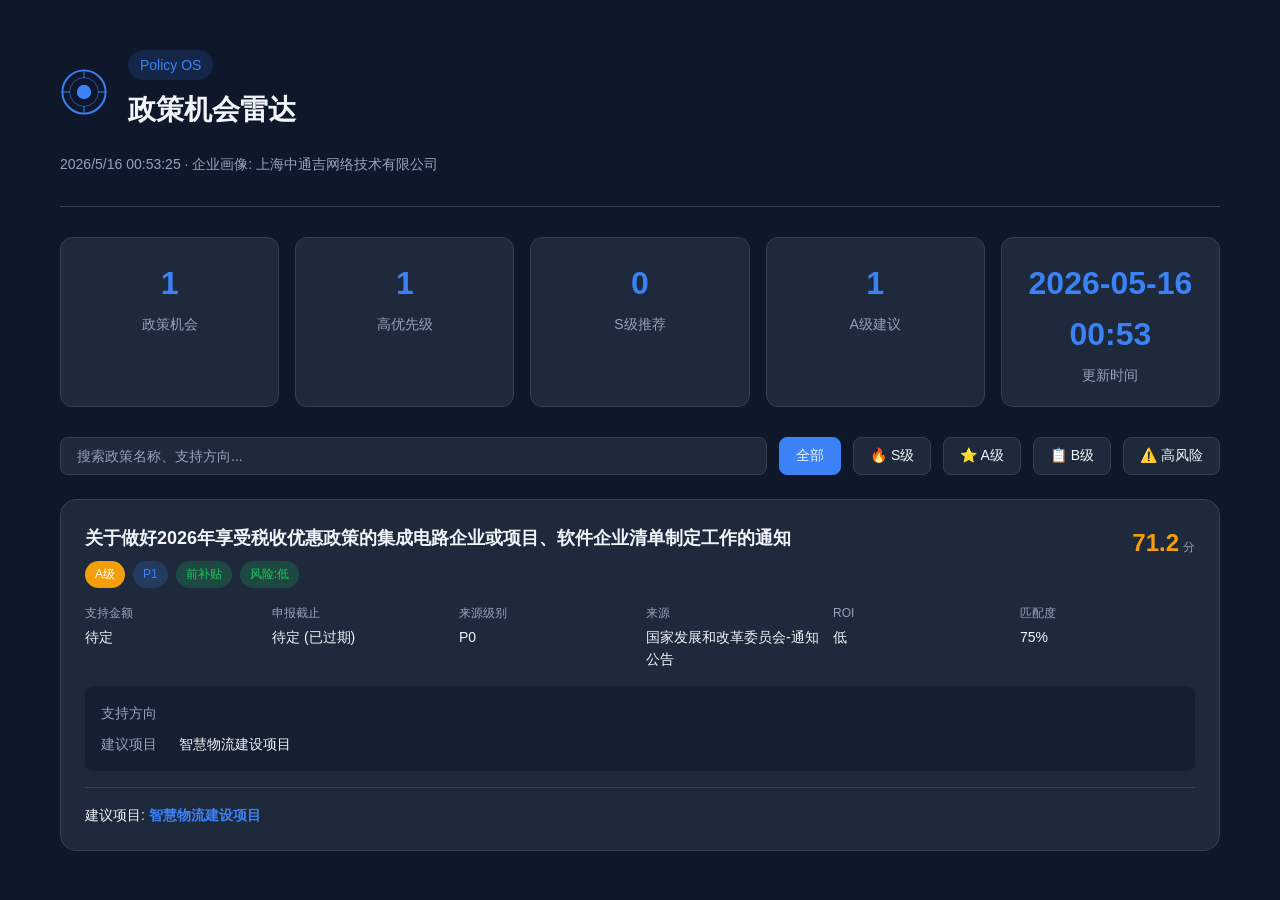
<file: policy.html>
<!DOCTYPE html>
<html lang="zh-CN">
<head>
  <meta charset="UTF-8" />
  <meta name="viewport" content="width=device-width, initial-scale=1.0" />
  <title>政策机会雷达｜Policy OS</title>
  <meta name="description" content="中通吉政策申报决策系统 - 智能匹配企业画像，自动评分过滤风险" />
  <link rel="icon" href="./assets/logo.svg" type="image/svg+xml" />
  <style>
    * { box-sizing: border-box; margin: 0; padding: 0; }
    
    :root {
      --bg: #0f172a;
      --card-bg: #1e293b;
      --card-border: #334155;
      --text: #f1f5f9;
      --text-muted: #94a3b8;
      --accent: #3b82f6;
      --level-s: #ef4444;
      --level-a: #f59e0b;
      --level-b: #3b82f6;
      --level-c: #64748b;
      --risk-low: #22c55e;
      --risk-med: #f59e0b;
      --risk-high: #ef4444;
    }
    
    body {
      font-family: -apple-system, BlinkMacSystemFont, "Segoe UI", sans-serif;
      background: var(--bg);
      color: var(--text);
      line-height: 1.6;
      min-height: 100vh;
    }
    
    .container {
      max-width: 1200px;
      margin: 0 auto;
      padding: 20px;
    }
    
    /* Header */
    header {
      padding: 30px 0;
      border-bottom: 1px solid var(--card-border);
      margin-bottom: 30px;
    }
    
    .hero {
      display: flex;
      align-items: center;
      gap: 20px;
      margin-bottom: 20px;
    }
    
    .hero-logo {
      width: 48px;
      height: 48px;
    }
    
    .hero h1 {
      font-size: 28px;
      font-weight: 700;
    }
    
    .hero .tag {
      font-size: 14px;
      color: var(--accent);
      background: rgba(59, 130, 246, 0.15);
      padding: 4px 12px;
      border-radius: 20px;
      display: inline-block;
      margin-bottom: 8px;
    }
    
    .meta {
      font-size: 14px;
      color: var(--text-muted);
    }
    
    /* Stats */
    .stats {
      display: grid;
      grid-template-columns: repeat(auto-fit, minmax(150px, 1fr));
      gap: 16px;
      margin-bottom: 30px;
    }
    
    .stat-card {
      background: var(--card-bg);
      border: 1px solid var(--card-border);
      border-radius: 12px;
      padding: 20px;
      text-align: center;
    }
    
    .stat-card .value {
      font-size: 32px;
      font-weight: 700;
      color: var(--accent);
    }
    
    .stat-card .label {
      font-size: 14px;
      color: var(--text-muted);
      margin-top: 4px;
    }
    
    /* Filters */
    .filters {
      display: flex;
      gap: 12px;
      margin-bottom: 24px;
      flex-wrap: wrap;
    }
    
    .filter-btn {
      background: var(--card-bg);
      border: 1px solid var(--card-border);
      color: var(--text);
      padding: 8px 16px;
      border-radius: 8px;
      cursor: pointer;
      font-size: 14px;
      transition: all 0.2s;
    }
    
    .filter-btn:hover {
      border-color: var(--accent);
    }
    
    .filter-btn.active {
      background: var(--accent);
      border-color: var(--accent);
    }
    
    .search-box {
      flex: 1;
      min-width: 250px;
    }
    
    .search-box input {
      width: 100%;
      background: var(--card-bg);
      border: 1px solid var(--card-border);
      color: var(--text);
      padding: 10px 16px;
      border-radius: 8px;
      font-size: 14px;
    }
    
    .search-box input::placeholder {
      color: var(--text-muted);
    }
    
    /* Opportunity Cards */
    .opportunity-list {
      display: flex;
      flex-direction: column;
      gap: 16px;
    }
    
    .opp-card {
      background: var(--card-bg);
      border: 1px solid var(--card-border);
      border-radius: 16px;
      padding: 24px;
      transition: transform 0.2s, border-color 0.2s;
    }
    
    .opp-card:hover {
      transform: translateY(-2px);
      border-color: var(--accent);
    }
    
    .opp-header {
      display: flex;
      align-items: flex-start;
      justify-content: space-between;
      gap: 16px;
      margin-bottom: 16px;
    }
    
    .opp-title {
      font-size: 18px;
      font-weight: 600;
      color: var(--text);
      text-decoration: none;
      display: block;
      margin-bottom: 8px;
    }
    
    .opp-title:hover {
      color: var(--accent);
    }
    
    .opp-badges {
      display: flex;
      gap: 8px;
      flex-wrap: wrap;
    }
    
    .badge {
      font-size: 12px;
      padding: 4px 10px;
      border-radius: 20px;
      font-weight: 500;
    }
    
    .badge-level {
      color: white;
    }
    
    .badge-level.s { background: var(--level-s); }
    .badge-level.a { background: var(--level-a); }
    .badge-level.b { background: var(--level-b); }
    .badge-level.c { background: var(--level-c); }
    
    .badge-priority {
      background: rgba(59, 130, 246, 0.2);
      color: var(--accent);
    }
    
    .badge-subsidy {
      background: rgba(34, 197, 94, 0.2);
      color: var(--risk-low);
    }
    
    .badge-risk {
      background: rgba(34, 197, 94, 0.2);
      color: var(--risk-low);
    }
    
    .badge-risk.med {
      background: rgba(245, 158, 11, 0.2);
      color: var(--risk-med);
    }
    
    .badge-risk.high {
      background: rgba(239, 68, 68, 0.2);
      color: var(--risk-high);
    }
    
    .opp-meta {
      display: grid;
      grid-template-columns: repeat(auto-fit, minmax(150px, 1fr));
      gap: 12px;
      margin-bottom: 16px;
    }
    
    .meta-item {
      display: flex;
      flex-direction: column;
    }
    
    .meta-item .label {
      font-size: 12px;
      color: var(--text-muted);
      margin-bottom: 2px;
    }
    
    .meta-item .value {
      font-size: 14px;
      font-weight: 500;
    }
    
    .opp-details {
      background: rgba(15, 23, 42, 0.5);
      border-radius: 8px;
      padding: 16px;
      margin-bottom: 16px;
    }
    
    .detail-row {
      display: flex;
      gap: 8px;
      margin-bottom: 8px;
      font-size: 14px;
    }
    
    .detail-row:last-child {
      margin-bottom: 0;
    }
    
    .detail-label {
      color: var(--text-muted);
      min-width: 70px;
    }
    
    .detail-tags {
      display: flex;
      gap: 6px;
      flex-wrap: wrap;
    }
    
    .tag-item {
      font-size: 12px;
      background: rgba(59, 130, 246, 0.15);
      color: var(--accent);
      padding: 2px 8px;
      border-radius: 4px;
    }
    
    .tag-missing {
      background: rgba(239, 68, 68, 0.15);
      color: var(--level-s);
    }
    
    .opp-footer {
      display: flex;
      justify-content: space-between;
      align-items: center;
      padding-top: 16px;
      border-top: 1px solid var(--card-border);
    }
    
    .project-name {
      font-size: 14px;
      color: var(--text);
    }
    
    .project-name strong {
      color: var(--accent);
    }
    
    .score-display {
      font-size: 24px;
      font-weight: 700;
    }
    
    .score-display.s { color: var(--level-s); }
    .score-display.a { color: var(--level-a); }
    .score-display.b { color: var(--level-b); }
    .score-display.c { color: var(--level-c); }
    
    .score-display small {
      font-size: 12px;
      font-weight: 400;
      color: var(--text-muted);
      margin-left: 4px;
    }
    
    /* Empty State */
    .empty-state {
      text-align: center;
      padding: 60px 20px;
      color: var(--text-muted);
    }
    
    .empty-state .icon {
      font-size: 48px;
      margin-bottom: 16px;
    }
    
    /* Loading */
    .loading {
      text-align: center;
      padding: 40px;
      color: var(--text-muted);
    }
    
    /* Responsive */
    @media (max-width: 768px) {
      .opp-header {
        flex-direction: column;
      }
      
      .opp-meta {
        grid-template-columns: 1fr 1fr;
      }
    }
  </style>
</head>
<body>
  <div class="container">
    <header>
      <div class="hero">
        <svg class="hero-logo" viewBox="0 0 100 100" fill="none" xmlns="http://www.w3.org/2000/svg">
          <circle cx="50" cy="50" r="45" stroke="#3b82f6" stroke-width="4" fill="none"/>
          <circle cx="50" cy="50" r="30" stroke="#3b82f6" stroke-width="2" fill="none" opacity="0.6"/>
          <circle cx="50" cy="50" r="15" fill="#3b82f6"/>
          <line x1="50" y1="5" x2="50" y2="20" stroke="#3b82f6" stroke-width="2"/>
          <line x1="50" y1="80" x2="50" y2="95" stroke="#3b82f6" stroke-width="2"/>
          <line x1="5" y1="50" x2="20" y2="50" stroke="#3b82f6" stroke-width="2"/>
          <line x1="80" y1="50" x2="95" y2="50" stroke="#3b82f6" stroke-width="2"/>
        </svg>
        <div>
          <div class="tag">Policy OS</div>
          <h1>政策机会雷达</h1>
        </div>
      </div>
      <div class="meta">
        <span id="updatedAt">加载中...</span> · 
        <span>企业画像: 上海中通吉网络技术有限公司</span>
      </div>
    </header>
    
    <section class="stats" id="stats"></section>
    
    <section class="filters">
      <div class="search-box">
        <input type="search" id="searchInput" placeholder="搜索政策名称、支持方向..." />
      </div>
      <button class="filter-btn active" data-filter="all">全部</button>
      <button class="filter-btn" data-filter="S">🔥 S级</button>
      <button class="filter-btn" data-filter="A">⭐ A级</button>
      <button class="filter-btn" data-filter="B">📋 B级</button>
      <button class="filter-btn" data-filter="high-risk">⚠️ 高风险</button>
    </section>
    
    <main class="opportunity-list" id="opportunityList">
      <div class="loading">加载政策机会中...</div>
    </main>
  </div>
  
  <script>
    const DATA_URL = './data/policy-opportunities.json';
    
    const state = {
      opportunities: [],
      filter: 'all',
      search: ''
    };
    
    async function loadData() {
      try {
        const resp = await fetch(DATA_URL + '?t=' + Date.now());
        if (!resp.ok) throw new Error('Failed to load');
        const data = await resp.json();
        state.opportunities = data.opportunities || [];
        renderStats(data);
        render();
      } catch (e) {
        document.getElementById('opportunityList').innerHTML = `
          <div class="empty-state">
            <div class="icon">📡</div>
            <p>暂无可用政策数据</p>
            <p style="font-size:12px;margin-top:8px;">请先运行: python scripts/run_demo.py</p>
          </div>
        `;
      }
    }
    
    function renderStats(data) {
      const stats = document.getElementById('stats');
      const byLevel = data.by_level || {};
      const highPri = data.high_priority || 0;
      
      stats.innerHTML = `
        <div class="stat-card">
          <div class="value">${data.total || 0}</div>
          <div class="label">政策机会</div>
        </div>
        <div class="stat-card">
          <div class="value">${highPri}</div>
          <div class="label">高优先级</div>
        </div>
        <div class="stat-card">
          <div class="value">${byLevel.S || 0}</div>
          <div class="label">S级推荐</div>
        </div>
        <div class="stat-card">
          <div class="value">${byLevel.A || 0}</div>
          <div class="label">A级建议</div>
        </div>
        <div class="stat-card">
          <div class="value">${(data.generated_at || '').slice(0, 16).replace('T', ' ')}</div>
          <div class="label">更新时间</div>
        </div>
      `;
      
      const updatedAt = document.getElementById('updatedAt');
      if (data.generated_at) {
        const d = new Date(data.generated_at);
        updatedAt.textContent = d.toLocaleString('zh-CN');
      }
    }
    
    function render() {
      const list = document.getElementById('opportunityList');
      let filtered = state.opportunities;
      
      // Apply level filter
      if (state.filter === 'S') {
        filtered = filtered.filter(o => o.level === 'S');
      } else if (state.filter === 'A') {
        filtered = filtered.filter(o => o.level === 'A');
      } else if (state.filter === 'B') {
        filtered = filtered.filter(o => o.level === 'B');
      } else if (state.filter === 'high-risk') {
        filtered = filtered.filter(o => o.risk_level === '高' || o.risk_level === '中');
      }
      
      // Apply search
      if (state.search) {
        const q = state.search.toLowerCase();
        filtered = filtered.filter(o => 
          o.title.toLowerCase().includes(q) ||
          (o.parsed?.支持方向 || []).some(d => d.toLowerCase().includes(q)) ||
          o.source.toLowerCase().includes(q)
        );
      }
      
      if (filtered.length === 0) {
        list.innerHTML = `
          <div class="empty-state">
            <div class="icon">🔍</div>
            <p>没有找到匹配的政策</p>
          </div>
        `;
        return;
      }
      
      list.innerHTML = filtered.map(o => renderOppCard(o)).join('');
    }
    
    function renderOppCard(o) {
      const level = o.level || 'C';
      const risk = o.risk_level || '低';
      const isPre = o.is_pre_subsidy;
      const daysLeft = o.days_left || 0;
      const subsidy = o.roi?.subsidy || 0;
      const roi = o.roi?.roi_label || '?';
      const matched = o.matched_tags || [];
      const missing = o.missing_tags || [];
      const directions = o.parsed?.支持方向 || [];
      
      return `
        <article class="opp-card">
          <div class="opp-header">
            <div>
              <a href="${o.url || '#'}" class="opp-title" target="_blank">${o.title}</a>
              <div class="opp-badges">
                <span class="badge badge-level ${level.toLowerCase()}">${level}级</span>
                <span class="badge badge-priority">${o.priority || 'P?'}</span>
                <span class="badge badge-subsidy">${isPre ? '前补贴' : '后补贴'}</span>
                <span class="badge badge-risk ${risk === '高' ? 'high' : risk === '中' ? 'med' : ''}">风险:${risk}</span>
              </div>
            </div>
            <div class="score-display ${level.toLowerCase()}">
              ${o.score?.toFixed(1) || '?'}<small>分</small>
            </div>
          </div>
          
          <div class="opp-meta">
            <div class="meta-item">
              <span class="label">支持金额</span>
              <span class="value">${subsidy > 0 ? subsidy + '万' : '待定'}</span>
            </div>
            <div class="meta-item">
              <span class="label">申报截止</span>
              <span class="value">${o.deadline || '待定'} (${daysLeft > 0 ? daysLeft + '天' : '已过期'})</span>
            </div>
            <div class="meta-item">
              <span class="label">来源级别</span>
              <span class="value">${o.source_level || o.parsed?.级别 || '未知'}</span>
            </div>
            <div class="meta-item">
              <span class="label">来源</span>
              <span class="value">${o.source || '未知'}</span>
            </div>
            <div class="meta-item">
              <span class="label">ROI</span>
              <span class="value">${roi}</span>
            </div>
            <div class="meta-item">
              <span class="label">匹配度</span>
              <span class="value">${((o.match_score || 0) * 100).toFixed(0)}%</span>
            </div>
          </div>
          
          <div class="opp-details">
            <div class="detail-row">
              <span class="detail-label">支持方向</span>
              <div class="detail-tags">
                ${directions.slice(0, 4).map(d => `<span class="tag-item">${d}</span>`).join('')}
              </div>
            </div>
            ${matched.length > 0 ? `
            <div class="detail-row">
              <span class="detail-label">命中标签</span>
              <div class="detail-tags">
                ${matched.map(t => `<span class="tag-item">${t}</span>`).join('')}
              </div>
            </div>
            ` : ''}
            ${missing.length > 0 ? `
            <div class="detail-row">
              <span class="detail-label">资质缺口</span>
              <div class="detail-tags">
                ${missing.map(t => `<span class="tag-item tag-missing">${t}</span>`).join('')}
              </div>
            </div>
            ` : ''}
            ${o.recommended_project ? `
            <div class="detail-row">
              <span class="detail-label">建议项目</span>
              <span>${o.recommended_project}</span>
            </div>
            ` : ''}
          </div>
          
          <div class="opp-footer">
            <div class="project-name">
              建议项目: <strong>${o.recommended_project || '待定'}</strong>
            </div>
          </div>
        </article>
      `;
    }
    
    // Event Listeners
    document.querySelectorAll('.filter-btn').forEach(btn => {
      btn.addEventListener('click', () => {
        document.querySelectorAll('.filter-btn').forEach(b => b.classList.remove('active'));
        btn.classList.add('active');
        state.filter = btn.dataset.filter;
        render();
      });
    });
    
    document.getElementById('searchInput').addEventListener('input', e => {
      state.search = e.target.value;
      render();
    });
    
    // Init
    loadData();
  </script>
</body>
</html>
</file>
